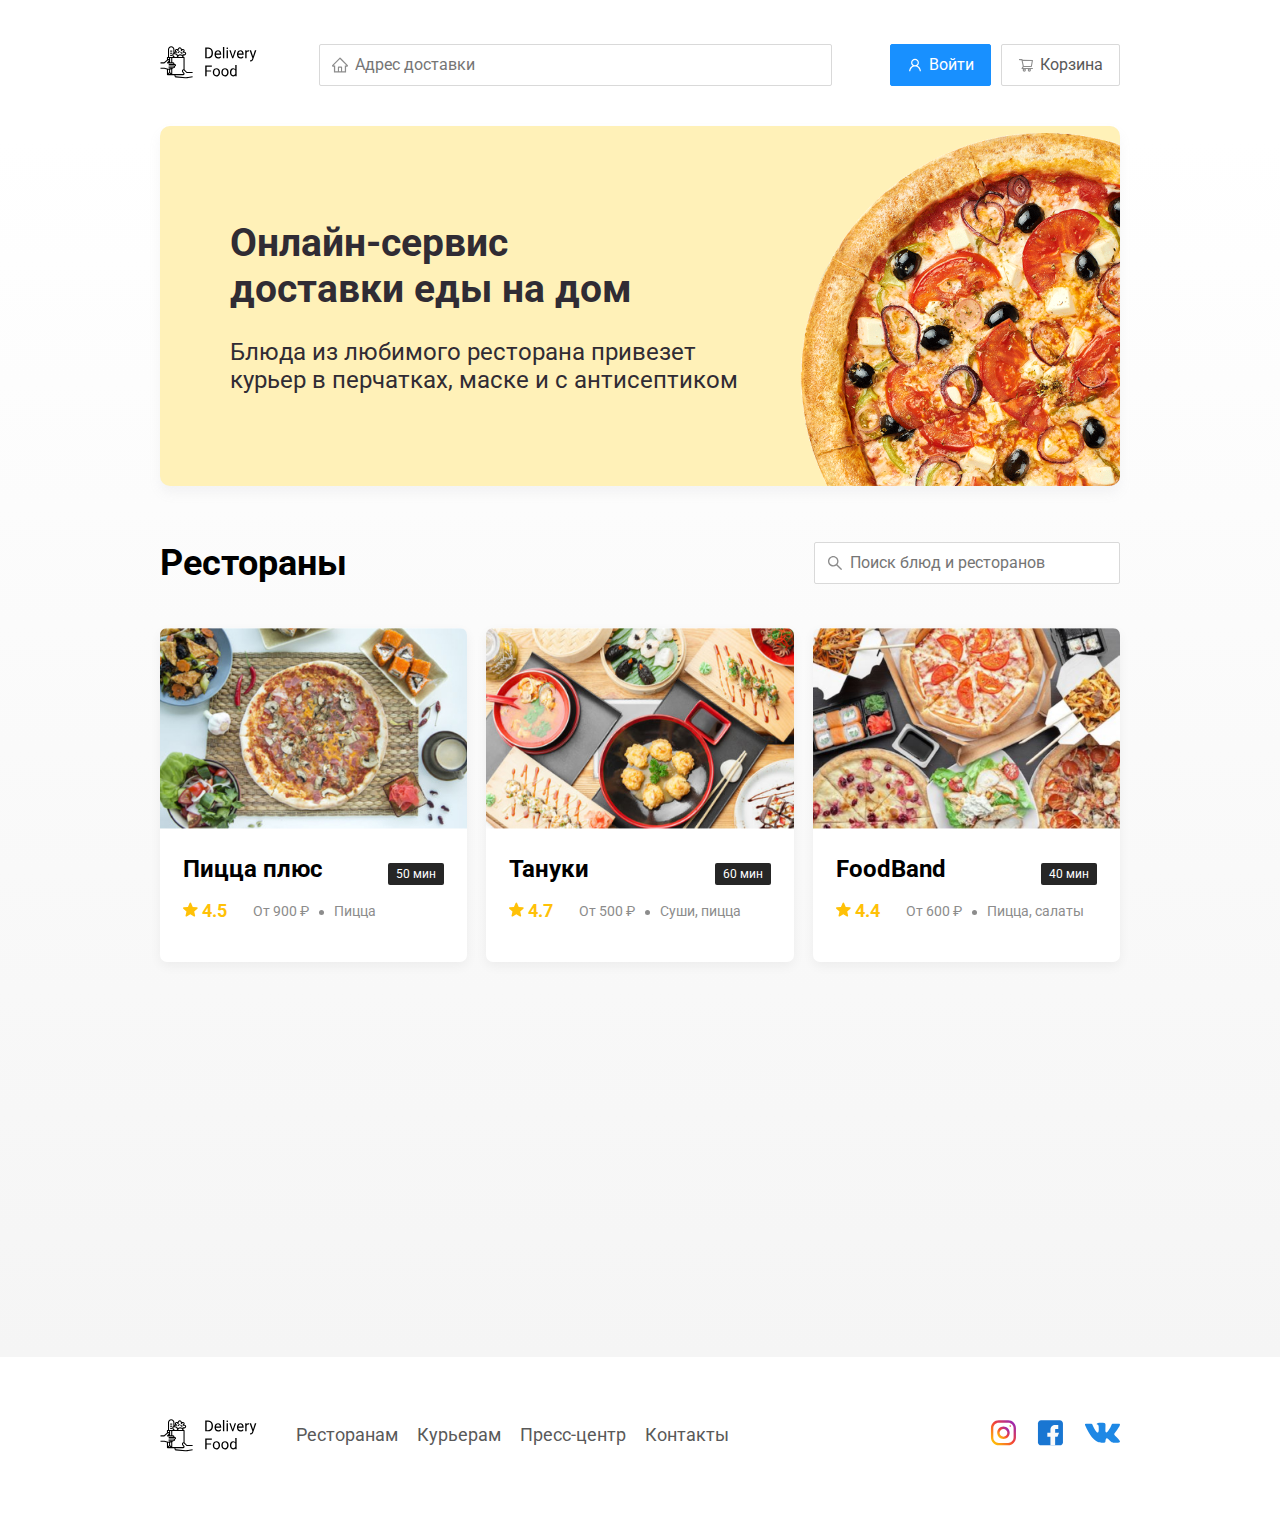
<file: index.html>
<!DOCTYPE html>
<html lang="ru">
<head>
    <meta charset="UTF-8">
    <meta name="viewport" content="width=device-width, initial-scale=1.0">
    <title>Delivery Food - доставка еды на дом</title>
    <link href="https://fonts.googleapis.com/css?family=Roboto:400,700&display=swap&subset=cyrillic" rel="stylesheet">
    <link rel="stylesheet" href="css/normalize.css">
    <link rel="stylesheet" href="css/animate.css">
    <link rel="stylesheet" href="css/style.css">
</head>
<body>
    <div class="container">
        <header class="header">
            <a href="index.html" class="logo">
                <img src="img/logo.svg" alt="logo" class="logo">
            </a>
            <input type="text" class="input input-address" placeholder="Адрес доставки">
            <div class="buttons">
                <button class="button button-primary">
                    <img src="img/user.svg" alt="user" class="button-icon">
                    <span class="button-text">Войти</span>
                </button>
                <button class="button" id="cart-button">
                    <img src="img/shopping-cart.svg" alt="shopping-cart" class="button-icon">
                    <span class="button-text">Корзина</span>
                </button>
            </div>
        </header>
    </div>
    
    <main class="main">
        <div class="container">
            <section class="promo">
                <h1 class="promo-title">Онлайн-сервис <br> доставки еды на дом</h1>
                <p class="promo-text">Блюда из любимого ресторана привезет курьер в перчатках, маске и с антисептиком</p>
            </section>
    
            <section class="restaurants">
                <div class="section-heading">
                    <h2 class="section-title">Рестораны</h2>
                    <input type="text" class="input input-search" placeholder="Поиск блюд и ресторанов">
                </div>
                <div class="cards">
                   <a href="restaurant.html" class="card wow fadeInUp" data-wow-delay="0.2s" >
                        <img src="img/restaurant1.jpg" alt="restaurant1" class="card-image">
                        <div class="card-text">
                            <div class="card-heading">
                                <h3 class="card-title">Пицца плюс</h3>
                                <span class="card-tag tag">50 мин</span>
                            </div>
                            <!--/.card-heading-->
                            <div class="card-info">
                                <div class="rating">
                                    <img src="img/raiting.svg" alt="raiting">
                                    4.5</div>
                                <div class="price">От 900 ₽</div>
                                <div class="category">Пицца</div>
                            </div>
                            <!--/.card-info-->
                        </div>
                        <!--/.card-text-->
                    </a>
                    <!--/.card-->
    
                    <a href="restaurant.html" class="card wow fadeInUp" data-wow-delay="0.4s">
                        <img src="img/restaurant2.jpg" alt="restaurant2" class="card-image">
                        <div class="card-text">
                            <div class="card-heading">
                                <h3 class="card-title">Тануки</h3>
                                <span class="card-tag tag">60 мин</span>
                            </div>
                            <!--/.card-heading-->
                            <div class="card-info">
                                <div class="rating">
                                    <img src="img/raiting.svg" alt="raiting">
                                    4.7</div>
                                <div class="price">От 500 ₽</div>
                                <div class="category">Суши, пицца</div>
                            </div>
                            <!--/.card-info-->
                        </div>
                        <!--/.card-text-->
                    </a>
                    <!--/.card-->
    
                    <a href="restaurant.html" class="card wow fadeInUp" data-wow-delay="0.6s">
                        <img src="img/restaurant3.jpg" alt="restaurant3" class="card-image">
                        <div class="card-text">
                            <div class="card-heading">
                                <h3 class="card-title">FoodBand</h3>
                                <span class="card-tag tag">40 мин</span>
                            </div>
                            <!--/.card-heading-->
                            <div class="card-info">
                                <div class="rating">
                                    <img src="img/raiting.svg" alt="raiting">
                                    4.4</div>
                                <div class="price">От 600 ₽</div>
                                <div class="category">Пицца, салаты</div>
                            </div>
                            <!--/.card-info-->
                        </div>
                        <!--/.card-text-->
                    </a>
                    <!--/.card-->
    
                    <a href="restaurant.html" class="card wow fadeInUp" data-wow-delay="0.2s">
                        <img src="img/restaurant4.jpg" alt="restaurant4" class="card-image">
                        <div class="card-text">
                            <div class="card-heading">
                                <h3 class="card-title">Жадина-пицца</h3>
                                <span class="card-tag tag">60 мин</span>
                            </div>
                            <!--/.card-heading-->
                            <div class="card-info">
                                <div class="rating">
                                    <img src="img/raiting.svg" alt="raiting">
                                    4.6</div>
                                <div class="price">От 800 ₽</div>
                                <div class="category">Пицца</div>
                            </div>
                            <!--/.card-info-->
                        </div>
                        <!--/.card-text-->
                    </a>
                    <!--/.card-->
    
                    <a href="restaurant.html" class="card wow fadeInUp" data-wow-delay="0.4s">
                        <img src="img/restaurant5.jpg" alt="restaurant5" class="card-image">
                        <div class="card-text">
                            <div class="card-heading">
                                <h3 class="card-title">Точка еды</h3>
                                <span class="card-tag tag">60 мин</span>
                            </div>
                            <!--/.card-heading-->
                            <div class="card-info">
                                <div class="rating">
                                    <img src="img/raiting.svg" alt="raiting">
                                    4.5</div>
                                <div class="price">От 900 ₽</div>
                                <div class="category">Пицца, суши</div>
                            </div>
                            <!--/.card-info-->
                        </div>
                        <!--/.card-text-->
                    </a>
                    <!--/.card-->
    
                    <a href="restaurant.html" class="card wow fadeInUp" data-wow-delay="0.6s">
                        <img src="img/restaurant6.jpg" alt="restaurant6" class="card-image">
                        <div class="card-text">
                            <div class="card-heading">
                                <h3 class="card-title">PizzaBurger</h3>
                                <span class="card-tag tag">50 мин</span>
                            </div>
                            <!--/.card-heading-->
                            <div class="card-info">
                                <div class="rating">
                                    <img src="img/raiting.svg" alt="raiting">
                                    4.8</div>
                                <div class="price">От 700 ₽</div>
                                <div class="category">Пицца, бургеры</div>
                            </div>
                            <!--/.card-info-->
                        </div>
                        <!--/.card-text-->
                    </a>
                    <!--/.card-->
                </div>
                <!--/.cards-->
            </section>
        </div>
    </main>

    <footer>
        <div class="container">
            <div class="footer-block">
                <img src="img/logo.svg" alt="logo" class="logo footer-logo">
                <nav class="footer-nav">
                    <a href="#" class="footer-link">Ресторанам</a>
                    <a href="#" class="footer-link">Курьерам</a>
                    <a href="#" class="footer-link">Пресс-центр</a>
                    <a href="#" class="footer-link">Контакты</a>
                </nav>
                <div class="social-links">
                    <a href="#" class="social-link"><img src="img/instagram.svg" alt="instagram"></a>
                    <a href="#" class="social-link"><img src="img/facebook.svg" alt="facebook"></a>
                    <a href="#" class="social-link"><img src="img/vkontakte.svg" alt="vkontakte"></a>
                </div>
            </div>
        </div>
    </footer>

    <div class="modal">
        <div class="modal-dialogue">
            <div class="modal-header">
                <h3 class="modal-title">Корзина</h3>
                <button class="close">&times;</button>
            </div>
            <div class="modal-body">
                <div class="food-row">
                    <span class="food-name">Ролл угорь стандарт</span>
                    <strong class="food-price">250 ₽
                    </strong>
                    <div class="food-counter">
                        <button class="button-counter">-</button>
                        <span class="counter">1</span>
                        <button class="button-counter">+</button>
                    </div>
                </div>
                <div class="food-row">
                    <span class="food-name">Ролл угорь стандарт</span>
                    <strong class="food-price">250 ₽
                    </strong>
                    <div class="food-counter">
                        <button class="button-counter">-</button>
                        <span class="counter">1</span>
                        <button class="button-counter">+</button>
                    </div>
                </div>
                <div class="food-row">
                    <span class="food-name">Ролл угорь стандарт</span>
                    <strong class="food-price">250 ₽
                    </strong>
                    <div class="food-counter">
                        <button class="button-counter">-</button>
                        <span class="counter">1</span>
                        <button class="button-counter">+</button>
                    </div>
                </div>
                <div class="food-row">
                    <span class="food-name">Ролл угорь стандарт</span>
                    <strong class="food-price">250 ₽
                    </strong>
                    <div class="food-counter">
                        <button class="button-counter">-</button>
                        <span class="counter">1</span>
                        <button class="button-counter">+</button>
                    </div>
                </div>
                <div class="food-row">
                    <span class="food-name">Ролл угорь стандарт</span>
                    <strong class="food-price">250 ₽
                    </strong>
                    <div class="food-counter">
                        <button class="button-counter">-</button>
                        <span class="counter">1</span>
                        <button class="button-counter">+</button>
                    </div>
                </div>
            </div>

            <div class="modal-footer">
                <span class="modal-pricetag">1250 ₽</span>
                <div class="footer-buttons">
                    <button class="button button-primary">Оформить заказ</button>
                    <button class="button">Отмена</button>
                </div>
            </div>
        </div>
    </div>

    <script src="js/wow.min.js"></script>
    <script src="js/main.js"></script>
</body>
</html>
</file>
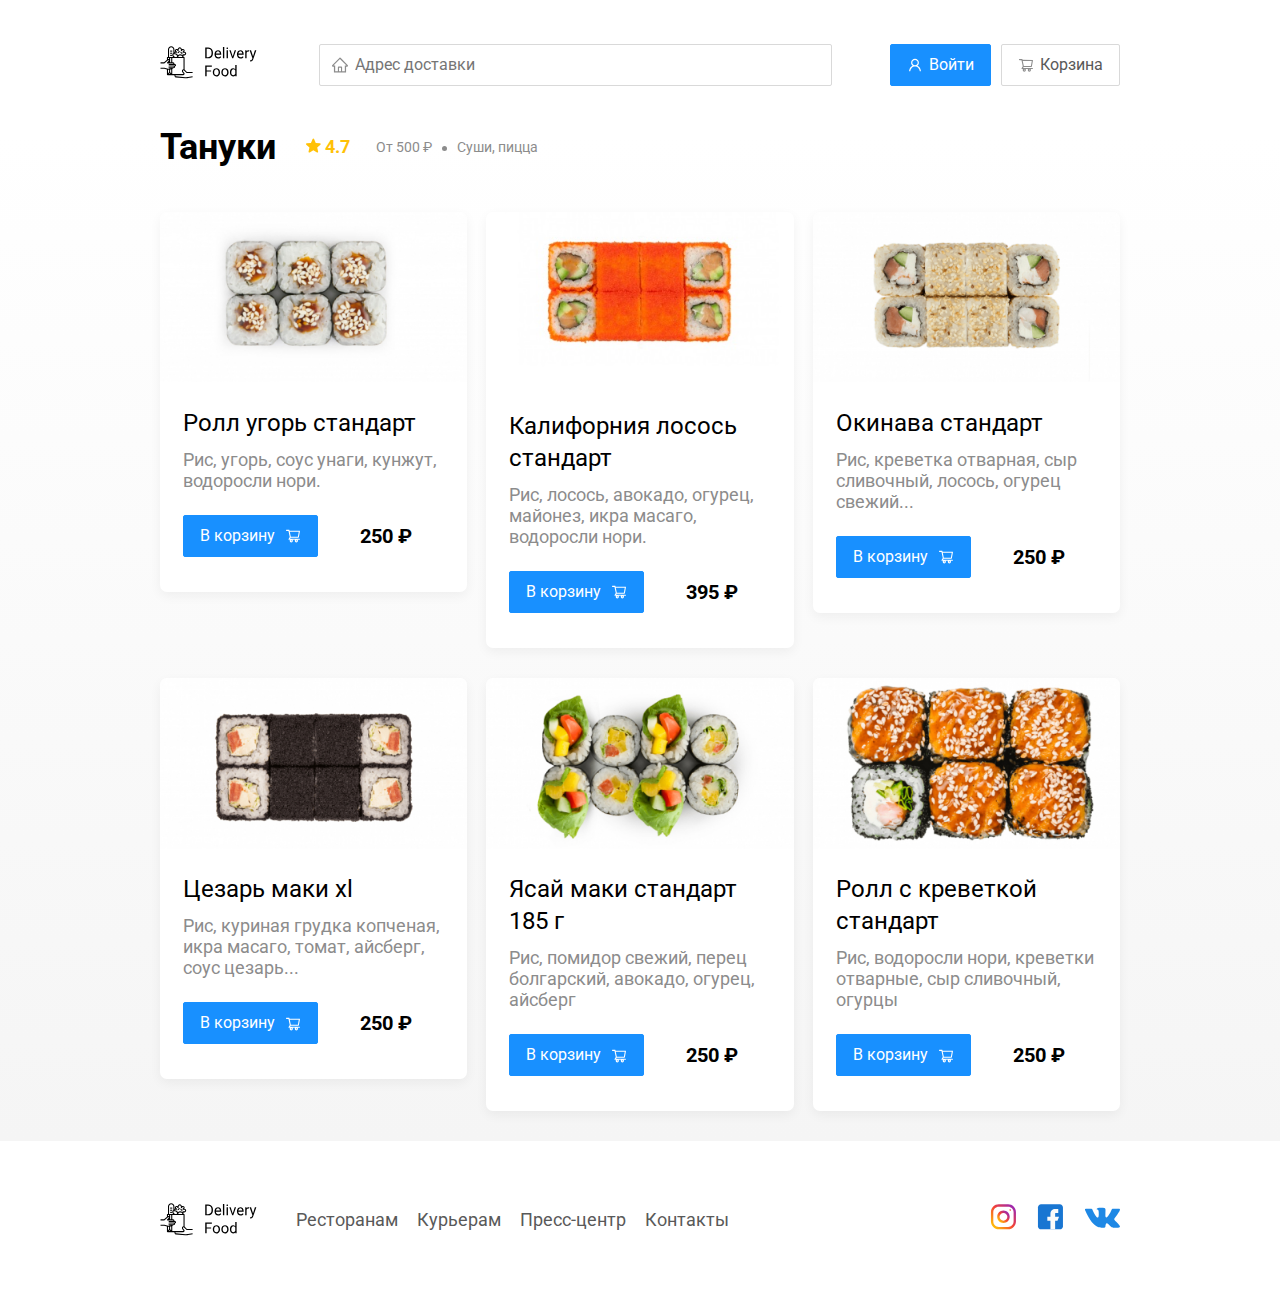
<file: restaurant.html>
<!DOCTYPE html>
<html lang="ru">
<head>
    <meta charset="UTF-8">
    <meta name="viewport" content="width=device-width, initial-scale=1.0">
    <title> Тануки- доставка еды на дом</title>
    <link href="https://fonts.googleapis.com/css?family=Roboto:400,700&display=swap&subset=cyrillic" rel="stylesheet">
    <link rel="stylesheet" href="css/normalize.css">
    <link rel="stylesheet" href="css/animate.css">
    <link rel="stylesheet" href="css/style.css">
</head>
<body>
    <div class="container">
        <header class="header">
            <a href="index.html" class="logo">
                <img src="img/logo.svg" alt="logo" class="logo">
            </a>
            <input type="text" class="input input-address" placeholder="Адрес доставки">
            <div class="buttons">
                <button class="button button-primary">
                    <img src="img/user.svg" alt="user" class="button-icon">
                    <span class="button-text">Войти</span>
                </button>
                <button class="button" id="cart-button">
                    <img src="img/shopping-cart.svg" alt="shopping-cart" class="button-icon">
                    <span class="button-text">Корзина</span>
                </button>
            </div>
        </header>
    </div>
    
    <main class="main">
        <div class="container">
    
            <section class="restaurants">
                <div class="section-heading">
                    <h2 class="section-title">Тануки</h2>
                    <div class="card-info">
                        <div class="rating">
                            <img src="img/raiting.svg" alt="raiting">
                            4.7</div>
                        <div class="price">От 500 ₽</div>
                        <div class="category">Суши, пицца</div>
                    </div>
                </div>
                <div class="cards">
                   <div class="card wow fadeInUp" data-wow-delay="0.2s">
                        <img src="img/restaurant/sushi1.jpg" alt="sushi1" class="card-image">
                        <div class="card-text">
                            <div class="card-heading">
                                <h3 class="card-title card-title-reg">Ролл угорь стандарт</h3>
                            </div>
                            <!--/.card-heading-->
                            <div class="card-info">
                                <div class="ingridients">Рис, угорь, соус унаги, кунжут, водоросли нори.</div>
                            </div>
                            <!--/.card-info-->
                            <div class="card-buttons">
                                <button class="button button-primary">
                                    <span class="button-card-text">В корзину</span>
                                    <img src="img/shopping-cart-white.svg" alt="shopping-cart" class="button-card-img">
                                </button>
                                <strong class="card-price-bold">250 ₽</strong>
                            </div>
                        </div>
                        <!--/.card-text-->
                    </div>
                    <!--/.card-->
    
                    <div class="card wow fadeInUp" data-wow-delay="0.4s">
                        <img src="img/restaurant/sushi2.jpg" alt="sushi2" class="card-image">
                        <div class="card-text">
                            <div class="card-heading">
                                <h3 class="card-title card-title-reg">Калифорния лосось стандарт</h3>
                            </div>
                            <!--/.card-heading-->
                            <div class="card-info">
                                <div class="ingridients">Рис, лосось, авокадо, огурец, майонез, икра масаго, водоросли нори.</div>
                            </div>
                            <!--/.card-info-->
                            <div class="card-buttons">
                                <button class="button button-primary">
                                    <span class="button-card-text">В корзину</span>
                                    <img src="img/shopping-cart-white.svg" alt="shopping-cart" class="button-card-img">
                                </button>
                                <strong class="card-price-bold">395 ₽</strong>
                            </div>
                        </div>
                        <!--/.card-text-->
                    </div>
    
                    <div class="card wow fadeInUp" data-wow-delay="0.6s">
                        <img src="img/restaurant/sushi3.jpg" alt="sushi3" class="card-image">
                        <div class="card-text">
                            <div class="card-heading">
                                <h3 class="card-title card-title-reg">Окинава стандарт</h3>
                            </div>
                            <!--/.card-heading-->
                            <div class="card-info">
                                <div class="ingridients"> Рис, креветка отварная, сыр сливочный, лосось, огурец свежий...</div>
                            </div>
                            <!--/.card-info-->
                            <div class="card-buttons">
                                <button class="button button-primary">
                                    <span class="button-card-text">В корзину</span>
                                    <img src="img/shopping-cart-white.svg" alt="shopping-cart" class="button-card-img">
                                </button>
                                <strong class="card-price-bold">250 ₽</strong>
                            </div>
                        </div>
                        <!--/.card-text-->
                    </div>
                    <!--/.card-->
    
                    <div class="card wow fadeInUp" data-wow-delay="0.2s">
                        <img src="img/restaurant/sushi4.jpg" alt="sushi4" class="card-image">
                        <div class="card-text">
                            <div class="card-heading">
                                <h3 class="card-title card-title-reg">Цезарь маки хl</h3>
                            </div>
                            <!--/.card-heading-->
                            <div class="card-info">
                                <div class="ingridients">Рис, куриная грудка копченая, икра масаго, томат, айсберг, соус цезарь...</div>
                            </div>
                            <!--/.card-info-->
                            <div class="card-buttons">
                                <button class="button button-primary">
                                    <span class="button-card-text">В корзину</span>
                                    <img src="img/shopping-cart-white.svg" alt="shopping-cart" class="button-card-img">
                                </button>
                                <strong class="card-price-bold">250 ₽</strong>
                            </div>
                        </div>
                        <!--/.card-text-->
                    </div>
                    <!--/.card-->
    
                    <div class="card wow fadeInUp" data-wow-delay="0.4s">
                        <img src="img/restaurant/sushi5.jpg" alt="sushi5" class="card-image">
                        <div class="card-text">
                            <div class="card-heading">
                                <h3 class="card-title card-title-reg">Ясай маки стандарт 185 г</h3>
                            </div>
                            <!--/.card-heading-->
                            <div class="card-info">
                                <div class="ingridients">Рис, помидор свежий, перец болгарский, авокадо, огурец, айсберг</div>
                            </div>
                            <!--/.card-info-->
                            <div class="card-buttons">
                                <button class="button button-primary">
                                    <span class="button-card-text">В корзину</span>
                                    <img src="img/shopping-cart-white.svg" alt="shopping-cart" class="button-card-img">
                                </button>
                                <strong class="card-price-bold">250 ₽</strong>
                            </div>
                        </div>
                        <!--/.card-text-->
                    </div>
                    <!--/.card-->
    
                    <div class="card wow fadeInUp" data-wow-delay="0.6s">
                        <img src="img/restaurant/sushi6.jpg" alt="sushi6" class="card-image">
                        <div class="card-text">
                            <div class="card-heading">
                                <h3 class="card-title card-title-reg">Ролл с креветкой стандарт</h3>
                            </div>
                            <!--/.card-heading-->
                            <div class="card-info">
                                <div class="ingridients">Рис, водоросли нори, креветки отварные, сыр сливочный, огурцы</div>
                            </div>
                            <!--/.card-info-->
                            <div class="card-buttons">
                                <button class="button button-primary">
                                    <span class="button-card-text">В корзину</span>
                                    <img src="img/shopping-cart-white.svg" alt="shopping-cart" class="button-card-img">
                                </button>
                                <strong class="card-price-bold">250 ₽</strong>
                            </div>
                        </div>
                        <!--/.card-text-->
                    </div>
                    <!--/.card-->
                </div>
                <!--/.cards-->
            </section>
        </div>
    </main>

    <footer>
        <div class="container">
            <div class="footer-block">
                <img src="img/logo.svg" alt="logo" class="logo footer-logo">
                <nav class="footer-nav">
                    <a href="#" class="footer-link">Ресторанам</a>
                    <a href="#" class="footer-link">Курьерам</a>
                    <a href="#" class="footer-link">Пресс-центр</a>
                    <a href="#" class="footer-link">Контакты</a>
                </nav>
                <div class="social-links">
                    <a href="#" class="social-link"><img src="img/instagram.svg" alt="instagram"></a>
                    <a href="#" class="social-link"><img src="img/facebook.svg" alt="facebook"></a>
                    <a href="#" class="social-link"><img src="img/vkontakte.svg" alt="vkontakte"></a>
                </div>
            </div>
        </div>
    </footer>

    
    <div class="modal">
        <div class="modal-dialogue">
            <div class="modal-header">
                <h3 class="modal-title">Корзина</h3>
                <button class="close">&times;</button>
            </div>
            <div class="modal-body">
                <div class="food-row">
                    <span class="food-name">Ролл угорь стандарт</span>
                    <strong class="food-price">250 ₽
                    </strong>
                    <div class="food-counter">
                        <button class="button-counter">-</button>
                        <span class="counter">1</span>
                        <button class="button-counter">+</button>
                    </div>
                </div>
                <div class="food-row">
                    <span class="food-name">Ролл угорь стандарт</span>
                    <strong class="food-price">250 ₽
                    </strong>
                    <div class="food-counter">
                        <button class="button-counter">-</button>
                        <span class="counter">1</span>
                        <button class="button-counter">+</button>
                    </div>
                </div>
                <div class="food-row">
                    <span class="food-name">Ролл угорь стандарт</span>
                    <strong class="food-price">250 ₽
                    </strong>
                    <div class="food-counter">
                        <button class="button-counter">-</button>
                        <span class="counter">1</span>
                        <button class="button-counter">+</button>
                    </div>
                </div>
                <div class="food-row">
                    <span class="food-name">Ролл угорь стандарт</span>
                    <strong class="food-price">250 ₽
                    </strong>
                    <div class="food-counter">
                        <button class="button-counter">-</button>
                        <span class="counter">1</span>
                        <button class="button-counter">+</button>
                    </div>
                </div>
                <div class="food-row">
                    <span class="food-name">Ролл угорь стандарт</span>
                    <strong class="food-price">250 ₽
                    </strong>
                    <div class="food-counter">
                        <button class="button-counter">-</button>
                        <span class="counter">1</span>
                        <button class="button-counter">+</button>
                    </div>
                </div>
            </div>

            <div class="modal-footer">
                <span class="modal-pricetag">1250 ₽</span>
                <div class="footer-buttons">
                    <button class="button button-primary">Оформить заказ</button>
                    <button class="button">Отмена</button>
                </div>
            </div>
        </div>
    </div>
    <script src="js/wow.min.js"></script>
    <script src="js/main.js"></script>
</body>
</html>
</file>
<file: css/style.css>
* {
    box-sizing: border-box;
}

body {
    font-family: 'Roboto', sans-serif;
    padding-top: 44px;
}

.container {
    max-width: 1200px;
    margin: auto;
}

.header {
    display: flex;
    align-items: center;
    justify-content: space-between;
    margin-bottom: 40px;
}

.input {
    background: #FFFFFF;
    border: 1px solid #D9D9D9;
    border-radius: 2px;
    font-size: 16px;
    line-height: 24px;
    padding: 8px;
    padding-left: 35px;
    background-repeat: no-repeat;
    background-position: left 11px center;
}

.input-address {
    flex: 0.8;
    background-image: url(../img/home.svg);
}

.input-search {
    background-image: url(../img/search.svg);
    width: 306px;
    margin-left: auto;
}

.buttons{
    display: flex;
    align-items: center;
}

.button {
    display: flex;
    align-items: center;
    padding: 8px 16px;
    background: #FFFFFF;
    border: 1px solid #D9D9D9;
    box-sizing: border-box;
    box-shadow: 0px 0px 2px rgba(0, 0, 0, 0.0015);
    border-radius: 2px;
    font-size: 16px;
    line-height: 24px;
    color: #595959;
}

.button-primary {
    background: #1890FF;
    border: 1px solid #1890FF;
    color: #FFFFFF;
    margin-right: 10px;
}

.button-card-text {
    margin-right: 10px;
}

.button-icon {
    margin-right: 6px;
}

.main {
    background: linear-gradient(180deg, rgba(245, 245, 245, 0) 1.04%, #F5F5F5 100%);
}

.promo {
    box-shadow: 0px 7px 12px rgba(158, 158, 163, 0.1);
    background: #FFF1B8 url(../img/promo-image.png) no-repeat top -100px right -247px/924px;
    border-radius: 10px;
    padding: 68px 70px;
    margin-bottom: 56px;
}

.promo-title {
    font-style: normal;
    font-weight: bold;
    font-size: 39px;
    line-height: 46px;
    color: #302C34;
}

.promo-text {
    max-width: 538px;
    font-style: normal;
    font-weight: normal;
    font-size: 24px;
    line-height: 28px;
    color: #302C34;
}

.section-heading {
    display: flex;
    align-items: center;
    margin-bottom: 44px;
}

.section-title {
    font-weight: bold;
    font-size: 36px;
    line-height: 42px;
    color: #000000;
    margin: 0;
    margin-right: 30px;
}

.cards {
    display: flex;
    flex-wrap: wrap;
    align-items: flex-start;
    justify-content: space-between;
}

.card {
    background: #FFFFFF;
    box-shadow: 0px 4px 12px rgba(0, 0, 0, 0.05);
    border-radius: 7px;
    overflow: hidden;
    margin-bottom: 30px;
    flex-basis: 32%;
    text-decoration: none;
}

.card-image {
    width: 100%;
    height: auto;
    object-fit: cover;
}

.card-text {
    padding: 20px 23px 35px 23px;
}

.card-heading {
    display: flex;
    align-items: center;
    justify-content: space-between;
}

.card-title {
    margin: 0;
    font-weight: bold;
    font-size: 24px;
    line-height: 32px;
    color: #000000;
    margin-bottom: 10px;
}

.card-title-reg {
    font-weight: normal;
}

.card-tag {
    font-weight: normal;
    font-size: 12px;
    line-height: 20px;
    color: #FFFFFF;
    background: #262626;
    border-radius: 2px;
    padding: 1px 8px;
}

.card-info {
    display: flex;
    align-items: center;
    flex-wrap: wrap;
}

.card-buttons {
    display: flex;
    align-items: center;
    margin-top: 24px;
}

.card-price-bold {
    font-style: normal;
    font-weight: bold;
    font-size: 20px;
    line-height: 32px;
    color: #000000;
    margin-left: 32px;
}

.rating {
    margin-right: 26px;
    font-style: normal;
    font-weight: bold;
    font-size: 18px;
    line-height: 32px;
    color: #FFC107;
}

.price, .category {
    font-style: normal;
    font-weight: normal;
    font-size: 18px;
    line-height: 32px;
    color: #8C8C8C;
}

.ingridients {
    font-style: normal;
    font-weight: normal;
    font-size: 18px;
    line-height: 21px;
    color: #8C8C8C;
}

.category {
    text-overflow: ellipsis;
    overflow: hidden;
    white-space: nowrap;
    max-width: 150px;
}

.price {
    margin-right: 10px;
}

.price:after {
    content: "";
    width: 5px;
    height: 5px;
    background-color: #8C8C8C;
    border-radius: 50%;
    display: inline-block;
    vertical-align: middle;
    margin-left: 10px;
}

footer {
    padding: 60px 0;
}

.footer-block {
    display: flex;
    align-items: center;
    justify-content: space-between;
}

.footer-nav {
    margin-right: auto;
    margin-left: 35px;
}

.footer-link {
    display: inline-block;
    color: #595959;
    text-decoration: none;
    font-style: normal;
    font-weight: normal;
    font-size: 18px;
    line-height: 21px;
}

.footer-link:not(:last-child) {
    margin-right: 15px;
}

.social-links {
    display: flex;
    align-items: center;
}

.social-link:not(:last-child) {
    margin-right: 21px;
}

.modal {
    position: fixed;
    left: 0;
    top: 0;
    width: 100%;
    height: 100%;
    background: rgba(0, 0, 0, 0.4);
    display: none;
}

.is-opened {
    display: flex;
}

.modal-dialogue {
    max-width: 780px;
    width: 95%;
    background: #FFFFFF;
    border-radius: 5px;
    margin: auto;
    padding: 40px 45px;
}

.modal-header {
    display: flex;
    align-items: center;
    justify-content: space-between;
    margin-bottom: 45px;
}

.modal-title {
    margin: 0;
    font-style: normal;
    font-weight: bold;
    font-size: 36px;
    line-height: 42px;
}

.close {
    font-size: 36px;
    border: none;
    background-color: transparent;
}

.modal-body {
    margin-bottom: 52px;
}

.food-row {
    display: flex;
    align-items: flex-start;
    justify-content: space-between;
    padding-bottom: 10px;
    border-bottom: 1px solid #D9D9D9;
    margin-bottom: 15px;
}

.food-name {
    font-style: normal;
    font-weight: normal;
    font-size: 18px;
    line-height: 32px;
}

.food-price {
    margin-left: auto;
    margin-right: 47px;
    font-style: normal;
    font-weight: bold;
    font-size: 20px;
    line-height: 32px;
}

.food-counter {
    display: flex;
    align-items: center;
}

.button-counter {
    display: flex;
    align-items: center;
    justify-content: center;
    width: 39px;
    height: 32px;
    background: #FFFFFF;
    border: 1px solid #40A9FF;
    box-sizing: border-box;
    border-radius: 2px;;
    font-weight: normal;
    font-size: 14px;
    line-height: 22px;
    color: #40A9FF;

}

.counter {
    font-size: 16px;
    line-height: 24px;
    margin-left: 10px;
    margin-right: 10px;
}

.modal-footer {
    display: flex;
    align-items: center;
    justify-content: space-between;
}

.footer-buttons {
    display: flex;
    align-items: center;
}

.modal-pricetag {
  color:#FFFFFF;
  padding: 15px 20px; 
  background: #262626;
  border-radius: 5px; 
  font-size: 20px;
  line-height: 23px;
}

@media (max-width:1366px) {
    .container {
        max-width: 960px;
    }
    .promo {
        background-position: top right -300px;
        background-size: 750px;
    }
    .category,.price {
        font-size: 14px;
    }
}

@media (max-width:992px) {
    .container {
        max-width: 750px;
    }
    .promo {
        padding: 50px;
        background-size: 500px;
        background-position: center right -200px;
    }
    .promo-text {
        font-size: 18px;
        max-width: 400px;
    }
    .card {
        flex-basis: 49%;
    }
    .footer-link {
        font-size: 16px;
    }
}

@media(max-width:768px) {
    .container {
        max-width: 560px;
    }
    .card-info {
        flex-wrap: wrap;
    }
    .card .rating {
        flex-basis: 100%;
    }
    .card-title {
        font-size: 18px;
    }
    .promo-title {
        font-size: 24px;
        line-height: 1.4;
    }
    .promo {
        background-size: 400px;
        background-position: bottom 50px right -200px;
    }
    .promo-text {
        margin-top: 0;
    }
}

@media (max-width:578px) {
    .container {
        width: 90%;
    }
    .header {
        flex-wrap: wrap;
    }
    .input-address {
        margin-top: 15px;
        order: 5;
        flex: 1;
    }
    .promo {
        background-image: none;
    }
    .promo-title {
        margin-bottom: 10px;
    }
    .section-title {
        font-size: 20px;
    }
    .card {
        flex-basis: 100%;
    }
    .card-image {
        width: 100%;
    }
    .footer {
        padding: 30px;
    }
    .footer-block {
        align-items: flex-start;
    }
    .footer-nav {
        margin-left: 0;
        margin-right: 0;
        order: 0;
        display: flex;
        flex-direction: column;
    }
    .footer-logo {
        margin-right: 15px;
        order: 1;
    }
    .social-links {
        order: 2;
    }
}

@media (max-width:480px) {
    .button-text {
        display: none;
    }
    .button {
        min-height: 40px;
    }
    .button-icon {
        margin-right: 0;
    }
    .promo {
        padding: 20px;
    }
    .section-heading {
        flex-wrap: wrap;
    }
    .footer-block {
        flex-wrap: wrap;
        flex-direction: column;
        align-items: center;
    }
    .footer-logo {
        order: 0;
        margin-bottom: 20px;
    }
    .footer-nav {
        text-align: center;
        margin-bottom: 20px;
    }
    .footer-link:not(:last-child) {
        margin-right: 0;
    }
}
</file>
